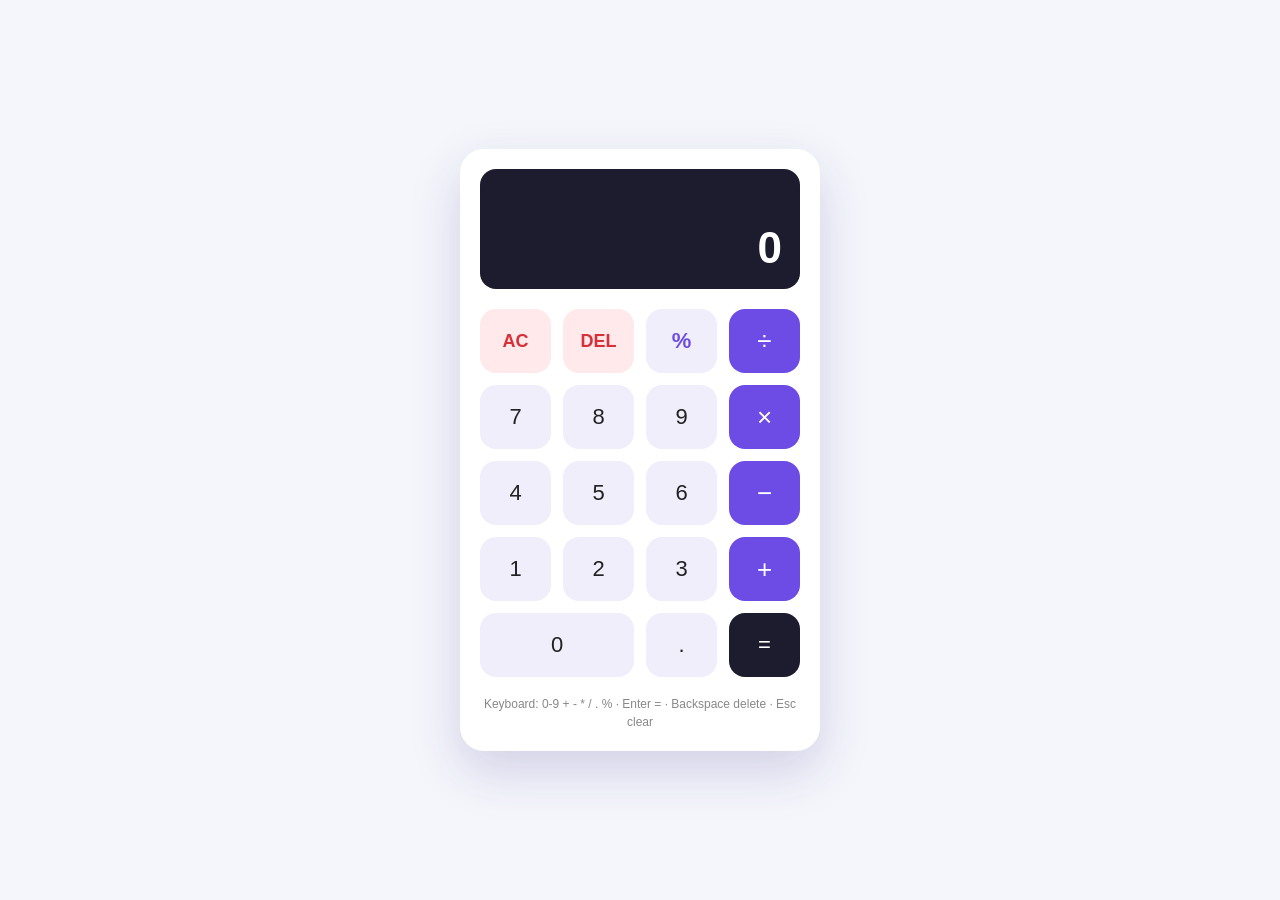
<file: calculator/calculator/index.html>
<!DOCTYPE html>
<html lang="en">
<head>
    <meta charset="UTF-8">
    <meta name="viewport" content="width=device-width, initial-scale=1.0">
    <title>Calculator</title>
    <link rel="stylesheet" href="style.css">
</head>
<body>

    <main class="calculator">

        <!-- Display screen -->
        <div class="display" aria-live="polite">
            <div class="expression" id="expression"></div>
            <div class="result" id="result">0</div>
        </div>

        <!-- Buttons -->
        <div class="keys">
            <button class="key clear" data-action="clear" aria-label="All clear">AC</button>
            <button class="key clear" data-action="delete" aria-label="Delete last digit">DEL</button>
            <button class="key function" data-action="percent" aria-label="Percent">%</button>
            <button class="key operator" data-action="operator" data-value="/" aria-label="Divide">&divide;</button>

            <button class="key" data-action="number" data-value="7">7</button>
            <button class="key" data-action="number" data-value="8">8</button>
            <button class="key" data-action="number" data-value="9">9</button>
            <button class="key operator" data-action="operator" data-value="*" aria-label="Multiply">&times;</button>

            <button class="key" data-action="number" data-value="4">4</button>
            <button class="key" data-action="number" data-value="5">5</button>
            <button class="key" data-action="number" data-value="6">6</button>
            <button class="key operator" data-action="operator" data-value="-" aria-label="Subtract">&minus;</button>

            <button class="key" data-action="number" data-value="1">1</button>
            <button class="key" data-action="number" data-value="2">2</button>
            <button class="key" data-action="number" data-value="3">3</button>
            <button class="key operator" data-action="operator" data-value="+" aria-label="Add">+</button>

            <button class="key zero" data-action="number" data-value="0">0</button>
            <button class="key" data-action="decimal" aria-label="Decimal point">.</button>
            <button class="key equals" data-action="equals" aria-label="Equals">=</button>
        </div>

        <p class="hint">Keyboard: 0-9 + - * / . % &middot; Enter = &middot; Backspace delete &middot; Esc clear</p>
    </main>

    <script src="script.js"></script>
</body>
</html>
</file>
<file: calculator/calculator/style.css>
/* ---------- Colours ---------- */
:root {
    --bg: #f4f6fb;
    --body: #ffffff;
    --screen: #1d1b2e;
    --screen-text: #ffffff;
    --screen-muted: #a9a5c9;
    --key: #f0eefb;
    --key-hover: #e2ddf8;
    --text: #222222;
    --accent: #6c4ce4;
    --accent-dark: #5738c9;
    --clear: #ffe9ea;
    --clear-text: #d6303a;
    --shadow: rgba(60, 40, 140, 0.18);
}

* {
    box-sizing: border-box;
}

body {
    margin: 0;
    min-height: 100vh;
    display: flex;
    justify-content: center;
    align-items: center;
    padding: 20px;
    font-family: Arial, sans-serif;
    background-color: var(--bg);
    color: var(--text);
}

/* ---------- Calculator body ---------- */
.calculator {
    width: 100%;
    max-width: 360px;
    padding: 20px;
    background: var(--body);
    border-radius: 24px;
    box-shadow: 0 20px 50px var(--shadow);
}

/* ---------- Display ---------- */
.display {
    min-height: 120px;
    padding: 16px 18px;
    margin-bottom: 20px;
    display: flex;
    flex-direction: column;
    justify-content: flex-end;
    align-items: flex-end;
    gap: 6px;
    background: var(--screen);
    border-radius: 16px;
    overflow: hidden;
}

.expression {
    min-height: 22px;
    max-width: 100%;
    font-size: 18px;
    color: var(--screen-muted);
    white-space: nowrap;
    overflow: hidden;
}

.result {
    max-width: 100%;
    font-size: 44px;
    font-weight: bold;
    color: var(--screen-text);
    white-space: nowrap;
    overflow: hidden;
}

.result.small {
    font-size: 30px;
}

.result.tiny {
    font-size: 22px;
}

.result.error {
    font-size: 24px;
    color: #ff8c94;
}

/* ---------- Buttons ---------- */
.keys {
    display: grid;
    grid-template-columns: repeat(4, 1fr);
    gap: 12px;
}

.key {
    height: 64px;
    font-size: 22px;
    font-family: inherit;
    color: var(--text);
    background: var(--key);
    border: none;
    border-radius: 16px;
    cursor: pointer;
    transition: background-color 0.15s ease, transform 0.1s ease;
}

.key:hover {
    background: var(--key-hover);
}

.key:active,
.key.pressed {
    transform: scale(0.93);
}

.key:focus-visible {
    outline: 3px solid var(--accent);
    outline-offset: 2px;
}

.key.function {
    color: var(--accent);
    font-weight: bold;
}

.key.operator {
    color: #ffffff;
    background: var(--accent);
    font-size: 26px;
}

.key.operator:hover {
    background: var(--accent-dark);
}

/* Highlights the operator that was just chosen */
.key.operator.selected {
    background: #ffffff;
    color: var(--accent);
    box-shadow: inset 0 0 0 3px var(--accent);
}

.key.clear {
    color: var(--clear-text);
    background: var(--clear);
    font-weight: bold;
    font-size: 18px;
}

.key.clear:hover {
    background: #ffd5d8;
}

.key.zero {
    grid-column: span 2;
}

.key.equals {
    color: #ffffff;
    background: #1d1b2e;
}

.key.equals:hover {
    background: #34304f;
}

.hint {
    margin: 18px 0 0;
    text-align: center;
    font-size: 12px;
    line-height: 1.5;
    color: #888888;
}

/* ---------- Small phones ---------- */
@media (max-width: 400px) {
    .calculator {
        padding: 14px;
    }

    .keys {
        gap: 10px;
    }

    .key {
        height: 58px;
    }

    .hint {
        display: none;
    }
}

@media (prefers-reduced-motion: reduce) {
    * {
        transition: none !important;
    }
}
</file>
